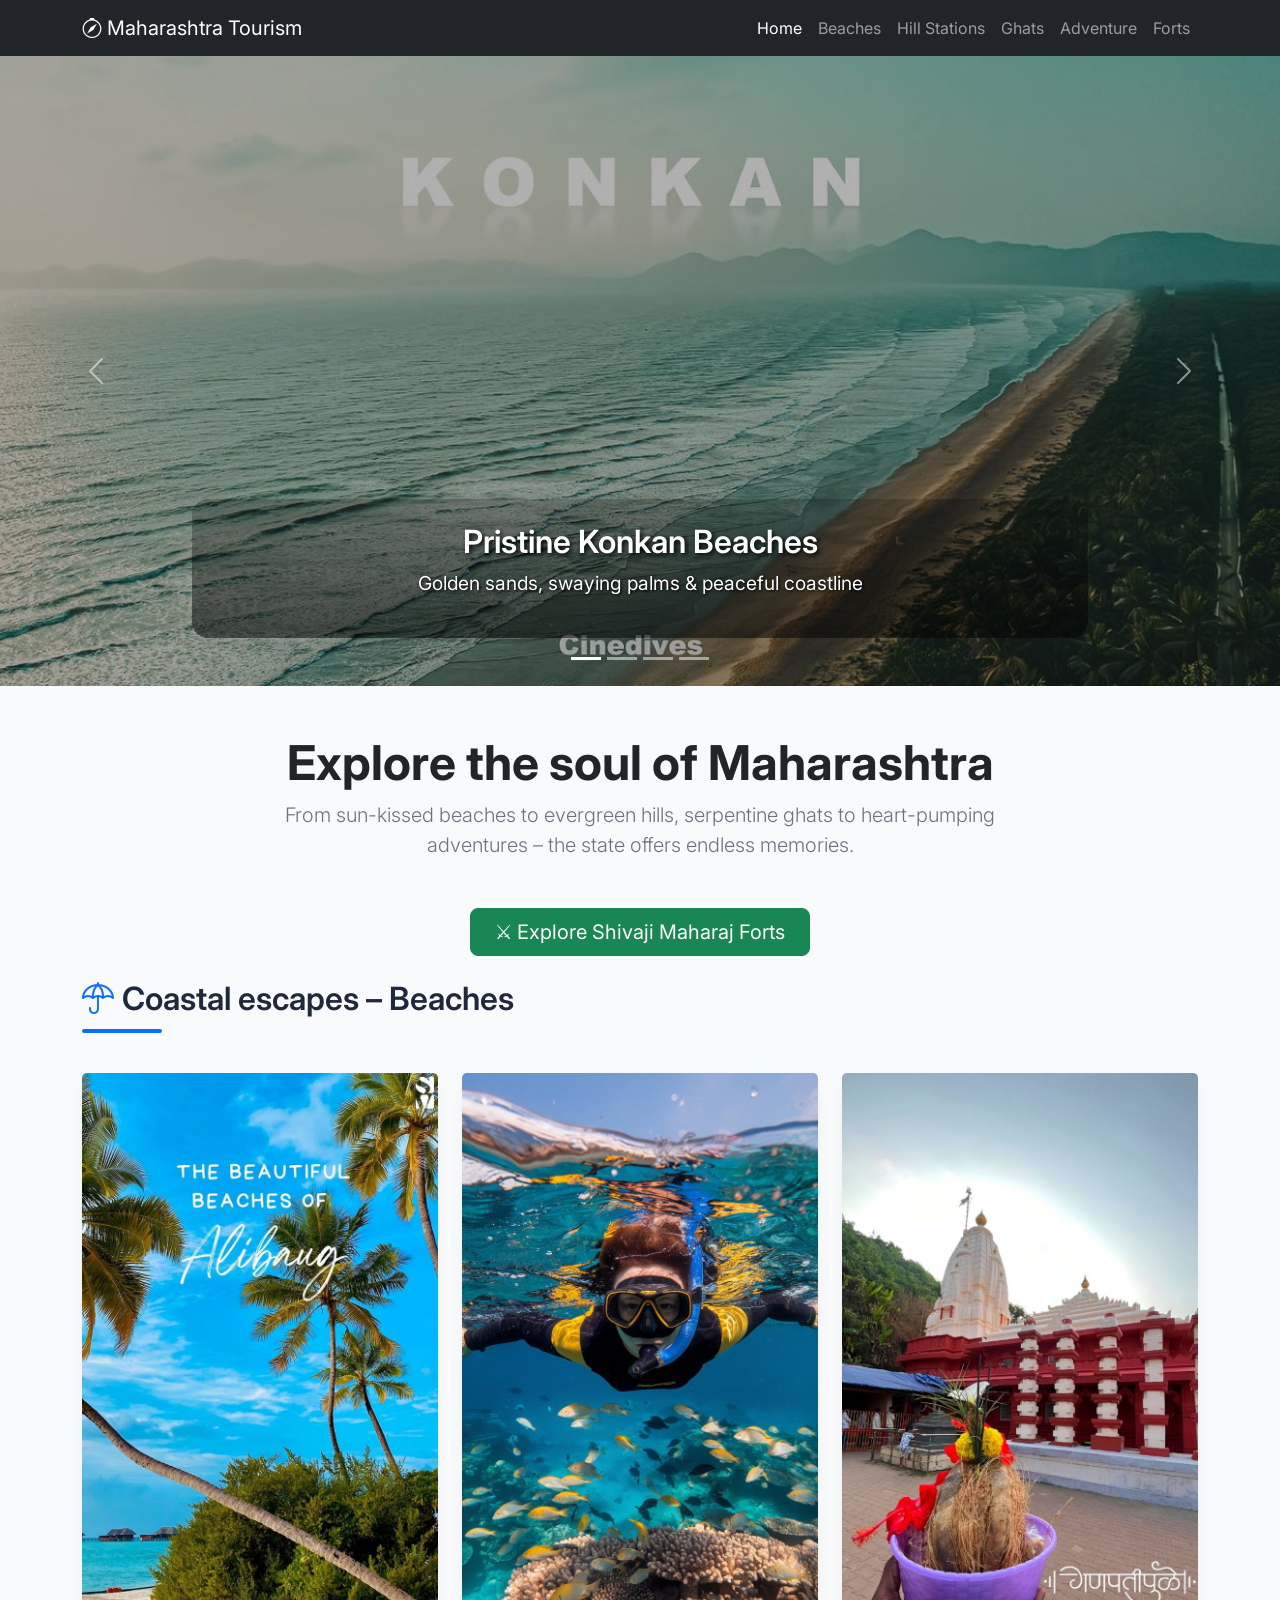
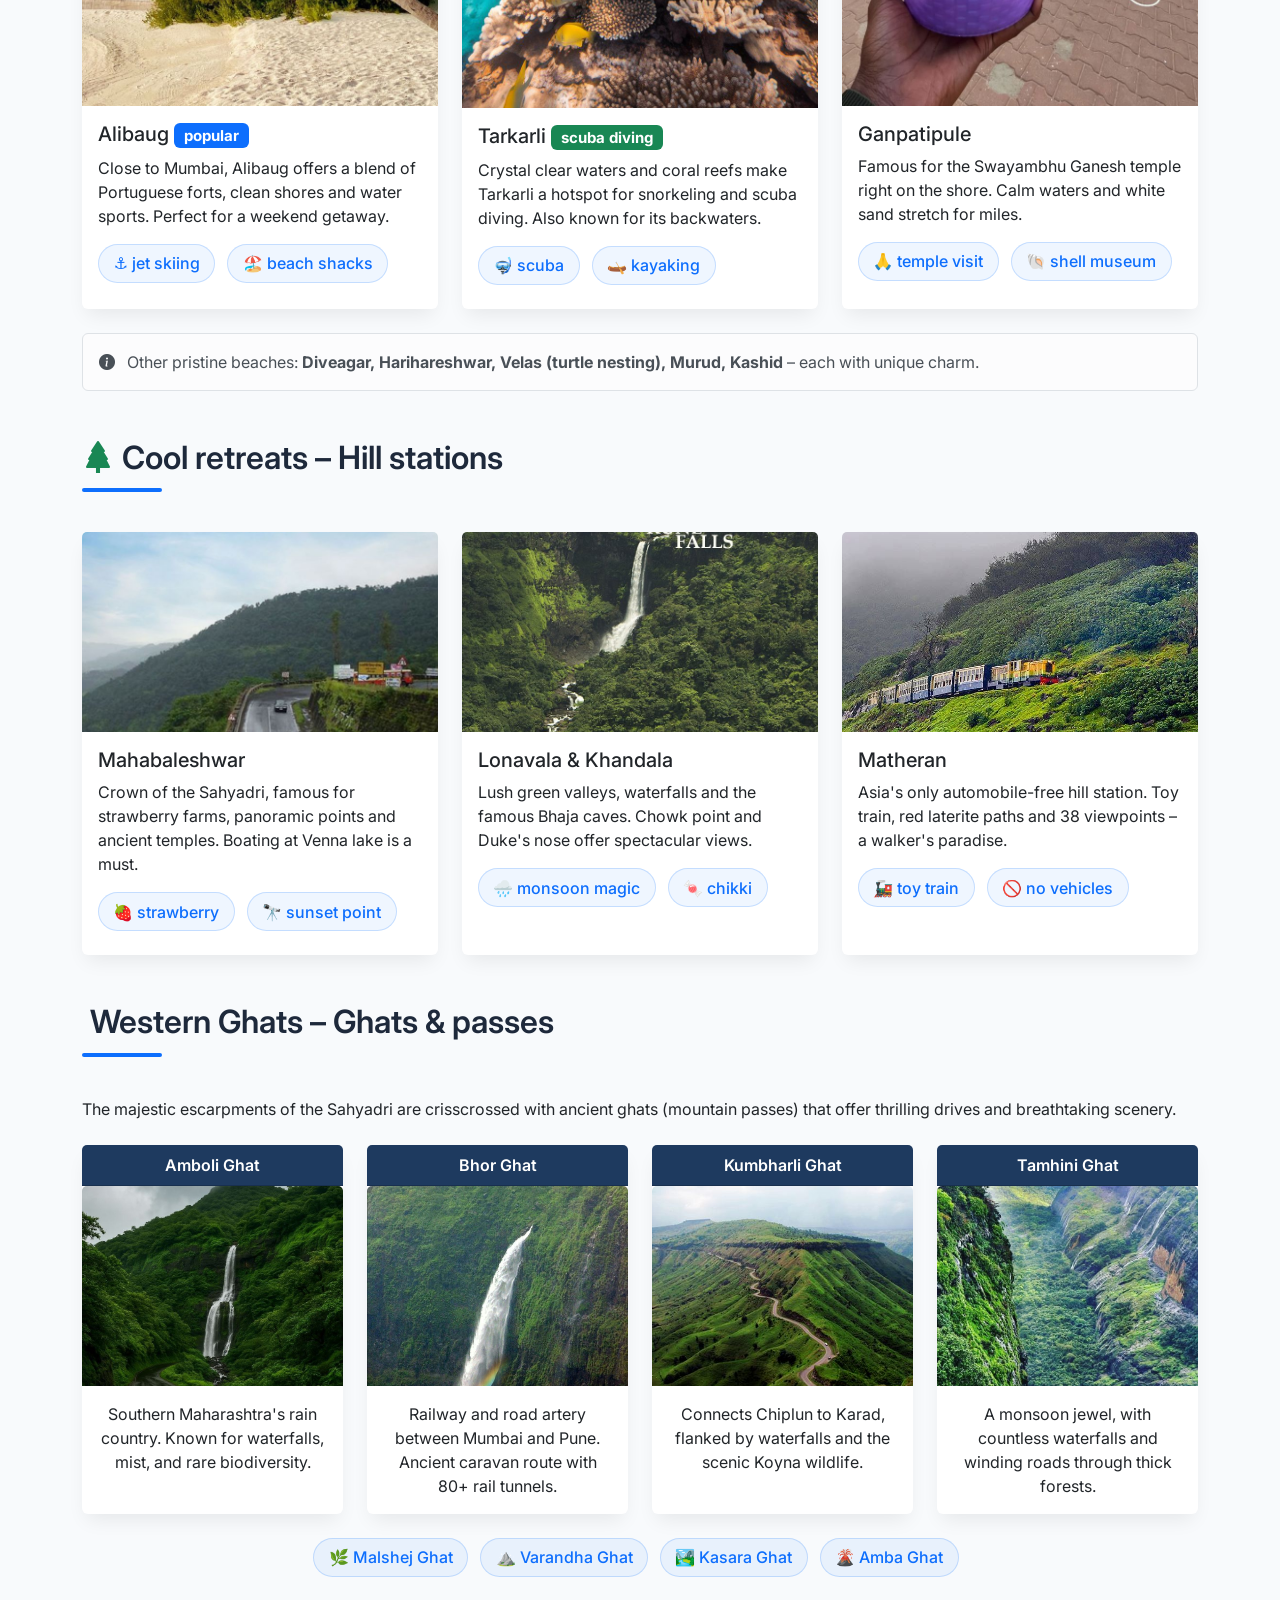
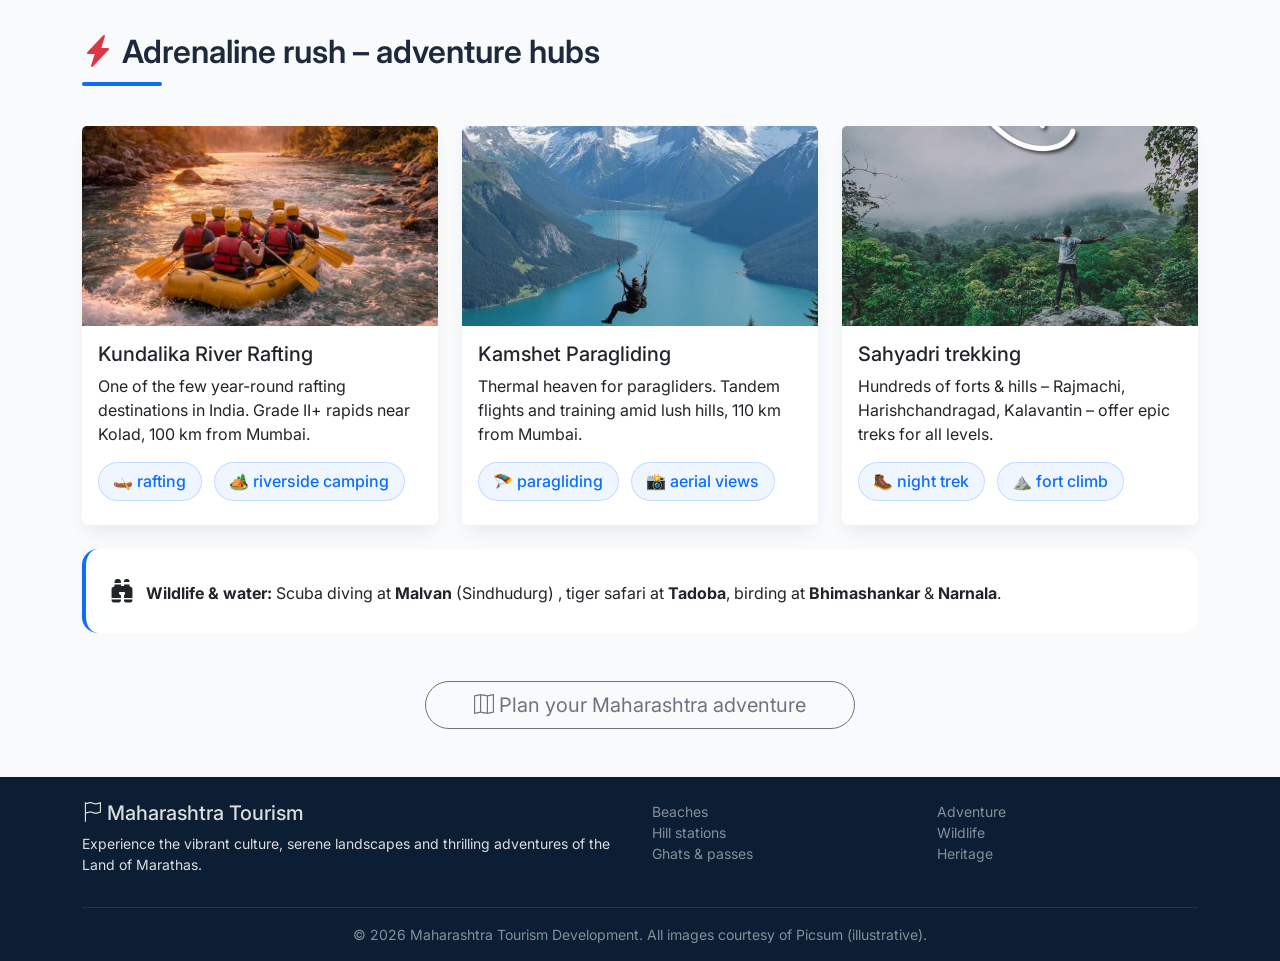
<file: explore.html>
<!DOCTYPE html>
<html lang="en">
<head>
    <meta charset="UTF-8">
    <meta name="viewport" content="width=device-width, initial-scale=1.0">
    <title>Explore Maharashtra | Beaches · Hills · Ghats · Adventure</title>
    <!-- Bootstrap 5 CSS -->
    <link href="https://cdn.jsdelivr.net/npm/bootstrap@5.3.2/dist/css/bootstrap.min.css" rel="stylesheet">
    <!-- Google Font for subtle elegance -->
    <link href="https://fonts.googleapis.com/css2?family=Inter:opsz@14..32&display=swap" rel="stylesheet">
    <!-- Bootstrap Icons (optional but adds flair) -->
    <link rel="stylesheet" href="https://cdn.jsdelivr.net/npm/bootstrap-icons@1.11.3/font/bootstrap-icons.min.css">
    <style>
        * {
            font-family: 'Inter', system-ui, -apple-system, sans-serif;
        }
        body {
            background-color: #f8fafc;
        }
        .carousel-item img {
            height: 70vh;
            object-fit: cover;
            filter: brightness(0.75);
        }
        .carousel-caption {
            background: linear-gradient(0deg, rgba(0,0,0,0.5) 0%, rgba(0,0,0,0.2) 100%);
            border-radius: 1rem;
            padding: 1.5rem 2rem;
            bottom: 3rem;
        }
        .carousel-caption h2 {
            font-weight: 600;
            text-shadow: 2px 2px 5px #000;
        }
        .carousel-caption p {
            font-size: 1.2rem;
            text-shadow: 1px 1px 3px #000;
        }
        .section-title {
            position: relative;
            font-weight: 600;
            margin-bottom: 2.5rem;
            color: #1e293b;
        }
        .section-title:after {
            content: '';
            display: block;
            width: 80px;
            height: 4px;
            background: #0d6efd;
            margin: 0.7rem 0 0;
            border-radius: 2px;
        }
        .card {
            border: none;
            transition: transform 0.2s ease, box-shadow 0.2s ease;
            box-shadow: 0 10px 20px -5px rgba(0,0,0,0.08);
        }
        .card:hover {
            transform: translateY(-6px);
            box-shadow: 0 25px 30px -12px rgba(0,40,100,0.25);
        }
        .card-img-top {
            height: 200px;
            object-fit: cover;
            background-color: #cbd5e1;
        }
        .badge-activity {
            background-color: #0d6efd10;
            color: #0d6efd;
            border: 1px solid #0d6efd30;
            font-weight: 500;
            padding: 0.4rem 0.9rem;
            border-radius: 30px;
            margin-right: 0.5rem;
            margin-bottom: 0.5rem;
            display: inline-block;
        }
        .ghat-card .card-header {
            background-color: #1e3a5f;
            color: white;
            font-weight: 600;
        }
        .footer {
            background-color: #0b1e33;
            color: #ddd;
        }
    </style>
</head>
<body>

<!-- ================= NAVBAR (light, modern) ================= -->
<nav class="navbar navbar-expand-lg navbar-dark bg-dark sticky-top">
    <div class="container">
        <a class="navbar-brand" href="index.html">
            <i class="bi bi-compass"></i> Maharashtra Tourism
        </a>
        <button class="navbar-toggler" type="button" data-bs-toggle="collapse" data-bs-target="#navbarMain" 
                aria-controls="navbarMain" aria-expanded="false" aria-label="Toggle navigation">
            <span class="navbar-toggler-icon"></span>
        </button>
        <div class="collapse navbar-collapse" id="navbarMain">
            <ul class="navbar-nav ms-auto mb-2 mb-lg-0">
                <li class="nav-item"><a class="nav-link active" href="#">Home</a></li>
                <li class="nav-item"><a class="nav-link" href="#beaches">Beaches</a></li>
                <li class="nav-item"><a class="nav-link" href="#hillstations">Hill Stations</a></li>
                <li class="nav-item"><a class="nav-link" href="#ghats">Ghats</a></li>
                <li class="nav-item"><a class="nav-link" href="#adventure">Adventure</a></li>
                <li class="nav-item">
    <a class="nav-link" href="forts.html">Forts</a>
</li>
            </ul>
        </div>
    </div>
</nav>

<!-- ================ SCROLLING IMAGES CAROUSEL (HEAD SECTION) ================ -->
<div id="heroCarousel" class="carousel slide carousel-fade" data-bs-ride="carousel">
    <div class="carousel-indicators">
        <button type="button" data-bs-target="#heroCarousel" data-bs-slide-to="0" class="active" aria-current="true" aria-label="Slide 1"></button>
        <button type="button" data-bs-target="#heroCarousel" data-bs-slide-to="1" aria-label="Slide 2"></button>
        <button type="button" data-bs-target="#heroCarousel" data-bs-slide-to="2" aria-label="Slide 3"></button>
        <button type="button" data-bs-target="#heroCarousel" data-bs-slide-to="3" aria-label="Slide 4"></button>
    </div>
    <div class="carousel-inner">
        <div class="carousel-item active">
            <img src="konkan.jpg" class="d-block w-100" alt="Konkan beach">
            <div class="carousel-caption d-none d-md-block">
                <h2>Pristine Konkan Beaches</h2>
                <p>Golden sands, swaying palms & peaceful coastline</p>
            </div>
        </div>
        <div class="carousel-item">
            <img src="lonvala.jpg" class="d-block w-100" alt="Mahabaleshwar hills">
            <div class="carousel-caption d-none d-md-block">
                <h2>Misty Hill Stations</h2>
                <p>Mahabaleshwar, Lonavala, Matheran – eternal favourites</p>
            </div>
        </div>
        <div class="carousel-item">
            <img src="westernaghates.jpg" class="d-block w-100" alt="Western Ghats">
            <div class="carousel-caption d-none d-md-block">
                <h2>Majestic Western Ghats</h2>
                <p>UNESCO heritage, lush valleys & thrilling ghats</p>
            </div>
        </div>
        <div class="carousel-item">
            <img src="advantuer.jpg" class="d-block w-100" alt="Adventure sports">
            <div class="carousel-caption d-none d-md-block">
                <h2>Adventure Playground</h2>
                <p>Trekking, paragliding, river rafting & more</p>
            </div>
        </div>
    </div>
    <button class="carousel-control-prev" type="button" data-bs-target="#heroCarousel" data-bs-slide="prev">
        <span class="carousel-control-prev-icon" aria-hidden="true"></span>
        <span class="visually-hidden">Previous</span>
    </button>
    <button class="carousel-control-next" type="button" data-bs-target="#heroCarousel" data-bs-slide="next">
        <span class="carousel-control-next-icon" aria-hidden="true"></span>
        <span class="visually-hidden">Next</span>
    </button>
</div>

<!-- ================= MAIN CONTENT ================= -->
<main class="container my-5">

    <!-- Introduction / tagline -->
    <div class="text-center mb-5">
        <h1 class="display-5 fw-bold text-dark">Explore the soul of Maharashtra</h1>
        <p class="lead text-secondary col-lg-8 mx-auto">From sun-kissed beaches to evergreen hills, serpentine ghats to heart-pumping adventures – the state offers endless memories.</p>
    </div>
    <div class="text-center my-4">
    <a href="forts.html" class="btn btn-success btn-lg px-4">
        ⚔️ Explore Shivaji Maharaj Forts
    </a>
</div>

    <!-- ========== BEACHES SECTION ========== -->
    <section id="beaches" class="mb-5">
        <h2 class="section-title"><i class="bi bi-umbrella text-primary me-2"></i>Coastal escapes – Beaches</h2>
        <div class="row g-4">
            <div class="col-md-4">
                <div class="card h-100">
                    <img src="alibug.jpg" class="card-img-top" alt="Alibaug beach" style="height: fit-content;">
                    <div class="card-body">
                        <h5 class="card-title">Alibaug <span class="badge bg-primary">popular</span></h5>
                        <p class="card-text">Close to Mumbai, Alibaug offers a blend of Portuguese forts, clean shores and water sports. Perfect for a weekend getaway.</p>
                        <span class="badge-activity">⚓ jet skiing</span> <span class="badge-activity">🏖️ beach shacks</span>
                    </div>
                </div>
            </div>
            <div class="col-md-4">
                <div class="card h-100">
                    <img src="scuba.jpg" class="card-img-top" alt="Tarkarli beach" style="height: fit-content;">
                    <div class="card-body">
                        <h5 class="card-title">Tarkarli <span class="badge bg-success">scuba diving</span></h5>
                        <p class="card-text">Crystal clear waters and coral reefs make Tarkarli a hotspot for snorkeling and scuba diving. Also known for its backwaters.</p>
                        <span class="badge-activity">🤿 scuba</span> <span class="badge-activity">🛶 kayaking</span>
                    </div>
                </div>
            </div>
            <div class="col-md-4">
                <div class="card h-100">
                    <img src="ganapathipulai.jpg" class="card-img-top" alt="Ganpatipule beach" style="height: fit-content;">
                    <div class="card-body">
                        <h5 class="card-title">Ganpatipule</h5>
                        <p class="card-text">Famous for the Swayambhu Ganesh temple right on the shore. Calm waters and white sand stretch for miles.</p>
                        <span class="badge-activity">🙏 temple visit</span> <span class="badge-activity">🐚 shell museum</span>
                    </div>
                </div>
            </div>
        </div>
        <!-- extra beach note -->
        <div class="alert alert-light border mt-4">
            <i class="bi bi-info-circle-fill me-2"></i> Other pristine beaches: <strong>Diveagar, Harihareshwar, Velas (turtle nesting), Murud, Kashid</strong> – each with unique charm.
        </div>
    </section>

    <!-- ========== HILL STATIONS SECTION ========== -->
    <section id="hillstations" class="mb-5">
        <h2 class="section-title"><i class="bi bi-tree-fill text-success me-2"></i>Cool retreats – Hill stations</h2>
        <div class="row g-4">
            <div class="col-md-4">
                <div class="card h-100">
                    <img src="mahablaswarexplore.jpg" class="card-img-top" alt="Mahabaleshwar">
                    <div class="card-body">
                        <h5 class="card-title">Mahabaleshwar</h5>
                        <p class="card-text">Crown of the Sahyadri, famous for strawberry farms, panoramic points and ancient temples. Boating at Venna lake is a must.</p>
                        <span class="badge-activity">🍓 strawberry</span> <span class="badge-activity">🔭 sunset point</span>
                    </div>
                </div>
            </div>
            <div class="col-md-4">
                <div class="card h-100">
                    <img src="lonvalaexplore.jpg" class="card-img-top" alt="Lonavala">
                    <div class="card-body">
                        <h5 class="card-title">Lonavala & Khandala</h5>
                        <p class="card-text">Lush green valleys, waterfalls and the famous Bhaja caves. Chowk point and Duke's nose offer spectacular views.</p>
                        <span class="badge-activity">🌧️ monsoon magic</span> <span class="badge-activity">🍬 chikki</span>
                    </div>
                </div>
            </div>
            <div class="col-md-4">
                <div class="card h-100">
                    <img src="manthera.jpg" class="card-img-top" alt="Matheran">
                    <div class="card-body">
                        <h5 class="card-title">Matheran</h5>
                        <p class="card-text">Asia's only automobile-free hill station. Toy train, red laterite paths and 38 viewpoints – a walker's paradise.</p>
                        <span class="badge-activity">🚂 toy train</span> <span class="badge-activity">🚫 no vehicles</span>
                    </div>
                </div>
            </div>
        </div>
    </section>

    <!-- ========== GHATS (WESTERN GHATS & PASSES) ========== -->
    <section id="ghats" class="mb-5">
        <h2 class="section-title"><i class="bi bi-mountain text-warning me-2"></i>Western Ghats – Ghats & passes</h2>
        <p class="mb-4">The majestic escarpments of the Sahyadri are crisscrossed with ancient ghats (mountain passes) that offer thrilling drives and breathtaking scenery.</p>
        <div class="row g-4">
            <div class="col-md-3 col-6">
                <div class="card ghat-card text-center h-100">
                    <div class="card-header">Amboli Ghat</div>
                    <img src="amboli.jpg" class="card-img-top" alt="Amboli">
                    <div class="card-body">
                        <p class="card-text">Southern Maharashtra's rain country. Known for waterfalls, mist, and rare biodiversity.</p>
                    </div>
                </div>
            </div>
            <div class="col-md-3 col-6">
                <div class="card ghat-card text-center h-100">
                    <div class="card-header">Bhor Ghat</div>
                    <img src="bhaour.jpg" class="card-img-top" alt="Bhor Ghat">
                    <div class="card-body">
                        <p class="card-text">Railway and road artery between Mumbai and Pune. Ancient caravan route with 80+ rail tunnels.</p>
                    </div>
                </div>
            </div>
            <div class="col-md-3 col-6">
                <div class="card ghat-card text-center h-100">
                    <div class="card-header">Kumbharli Ghat</div>
                    <img src="kumbarli.jpg" class="card-img-top" alt="Kumbharli Ghat">
                    <div class="card-body">
                        <p class="card-text">Connects Chiplun to Karad, flanked by waterfalls and the scenic Koyna wildlife.</p>
                    </div>
                </div>
            </div>
            <div class="col-md-3 col-6">
                <div class="card ghat-card text-center h-100">
                    <div class="card-header">Tamhini Ghat</div>
                    <img src="thamini.jpg" class="card-img-top" alt="Tamhini Ghat">
                    <div class="card-body">
                        <p class="card-text">A monsoon jewel, with countless waterfalls and winding roads through thick forests.</p>
                    </div>
                </div>
            </div>
        </div>
        <div class="mt-4 text-center">
            <span class="badge-activity">🌿 Malshej Ghat</span>
            <span class="badge-activity">⛰️ Varandha Ghat</span>
            <span class="badge-activity">🏞️ Kasara Ghat</span>
            <span class="badge-activity">🌋 Amba Ghat</span>
        </div>
    </section>

    <!-- ========== ADVENTURE PLACES ========== -->
    <section id="adventure" class="mb-5">
        <h2 class="section-title"><i class="bi bi-lightning-charge-fill text-danger me-2"></i>Adrenaline rush – adventure hubs</h2>
        <div class="row g-4">
            <div class="col-md-4">
                <div class="card h-100">
                    <img src="rivr rafting.jpg" class="card-img-top" alt="Kundalika rafting">
                    <div class="card-body">
                        <h5 class="card-title">Kundalika River Rafting</h5>
                        <p class="card-text">One of the few year-round rafting destinations in India. Grade II+ rapids near Kolad, 100 km from Mumbai.</p>
                        <span class="badge-activity">🛶 rafting</span> <span class="badge-activity">🏕️ riverside camping</span>
                    </div>
                </div>
            </div>
            <div class="col-md-4">
                <div class="card h-100">
                    <img src="paraglading.png" class="card-img-top" alt="Kamshet paragliding">
                    <div class="card-body">
                        <h5 class="card-title">Kamshet Paragliding</h5>
                        <p class="card-text">Thermal heaven for paragliders. Tandem flights and training amid lush hills, 110 km from Mumbai.</p>
                        <span class="badge-activity">🪂 paragliding</span> <span class="badge-activity">📸 aerial views</span>
                    </div>
                </div>
            </div>
            <div class="col-md-4">
                <div class="card h-100">
                    <img src="shayadri.jpg" class="card-img-top" alt="Visapur trekking">
                    <div class="card-body">
                        <h5 class="card-title">Sahyadri trekking</h5>
                        <p class="card-text">Hundreds of forts & hills – Rajmachi, Harishchandragad, Kalavantin – offer epic treks for all levels.</p>
                        <span class="badge-activity">🥾 night trek</span> <span class="badge-activity">⛰️ fort climb</span>
                    </div>
                </div>
            </div>
        </div>
        <!-- extra adventure highlights -->
        <div class="row mt-4">
            <div class="col-12">
                <div class="p-4 bg-white rounded-4 border-start border-4 border-primary">
                    <i class="bi bi-binoculars-fill me-2 fs-4"></i> <strong>Wildlife & water:</strong> Scuba diving at <strong>Malvan</strong> (Sindhudurg) , tiger safari at <strong>Tadoba</strong>, birding at <strong>Bhimashankar</strong> & <strong>Narnala</strong>.
                </div>
            </div>
        </div>
    </section>

    <!-- extra call to action / explore button (optional) -->
    <div class="d-flex justify-content-center mt-5">
        <a href="#" class="btn btn-outline-secondary btn-lg px-5 rounded-pill">
            <i class="bi bi-map"></i> Plan your Maharashtra adventure
        </a>
    </div>
</main>

<!-- ================= FOOTER ================= -->
<footer class="footer pt-4 pb-3 mt-5">
    <div class="container text-center text-md-start">
        <div class="row">
            <div class="col-md-6">
                <h5><i class="bi bi-flag"></i> Maharashtra Tourism</h5>
                <p class="small">Experience the vibrant culture, serene landscapes and thrilling adventures of the Land of Marathas.</p>
            </div>
            <div class="col-md-3">
                <ul class="list-unstyled small">
                    <li><a href="#" class="text-white-50 text-decoration-none">Beaches</a></li>
                    <li><a href="#" class="text-white-50 text-decoration-none">Hill stations</a></li>
                    <li><a href="#" class="text-white-50 text-decoration-none">Ghats & passes</a></li>
                </ul>
            </div>
            <div class="col-md-3">
                <ul class="list-unstyled small">
                    <li><a href="#" class="text-white-50 text-decoration-none">Adventure</a></li>
                    <li><a href="#" class="text-white-50 text-decoration-none">Wildlife</a></li>
                    <li><a href="#" class="text-white-50 text-decoration-none">Heritage</a></li>
                </ul>
            </div>
        </div>
        <hr class="border-secondary">
        <p class="text-center text-white-50 small mb-0">© 2026 Maharashtra Tourism Development. All images courtesy of Picsum (illustrative).</p>
    </div>
</footer>

<!-- Bootstrap JS (for carousel, toggles) -->
<script src="https://cdn.jsdelivr.net/npm/bootstrap@5.3.2/dist/js/bootstrap.bundle.min.js"></script>
<!-- Auto carousel speed optional -->
<script>
    document.addEventListener('DOMContentLoaded', function() {
        var carousel = new bootstrap.Carousel(document.getElementById('heroCarousel'), {
            interval: 4000,
            wrap: true
        });
    });
</script>
</body>
</html>
</file>
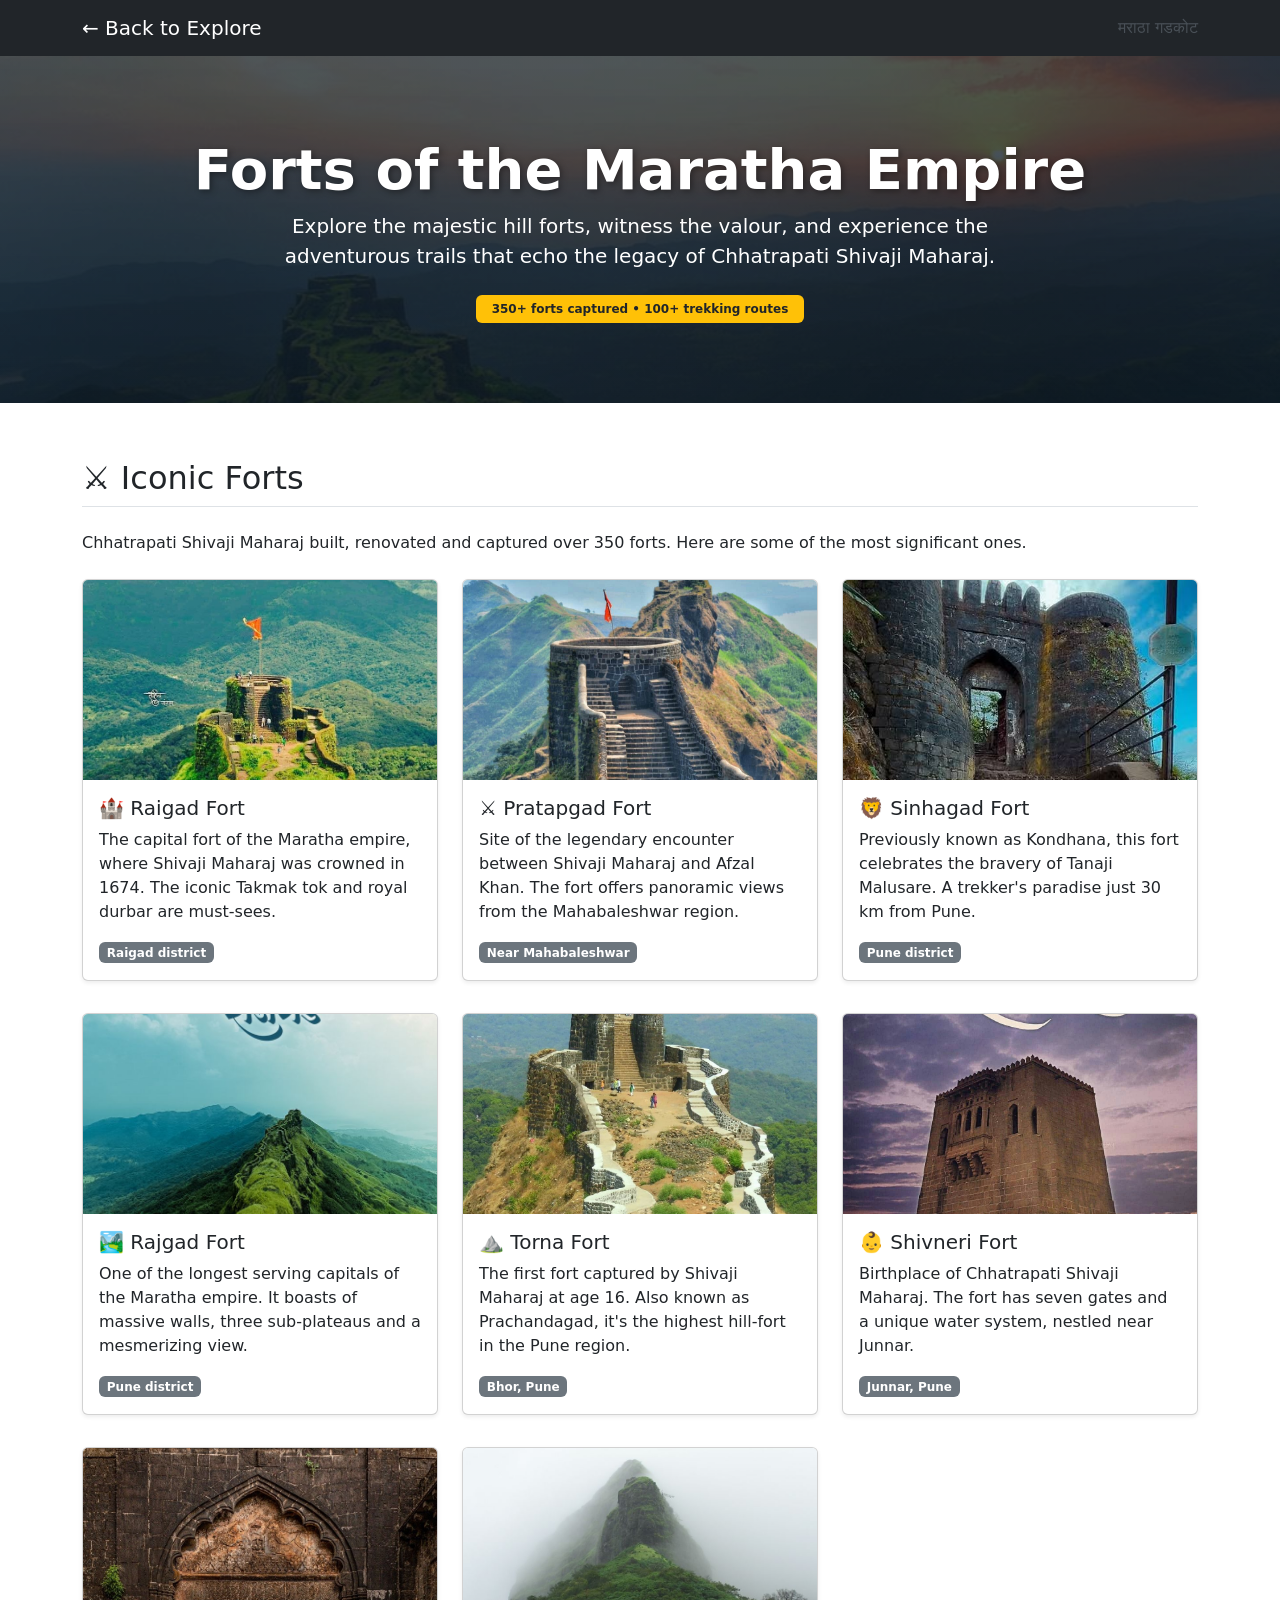
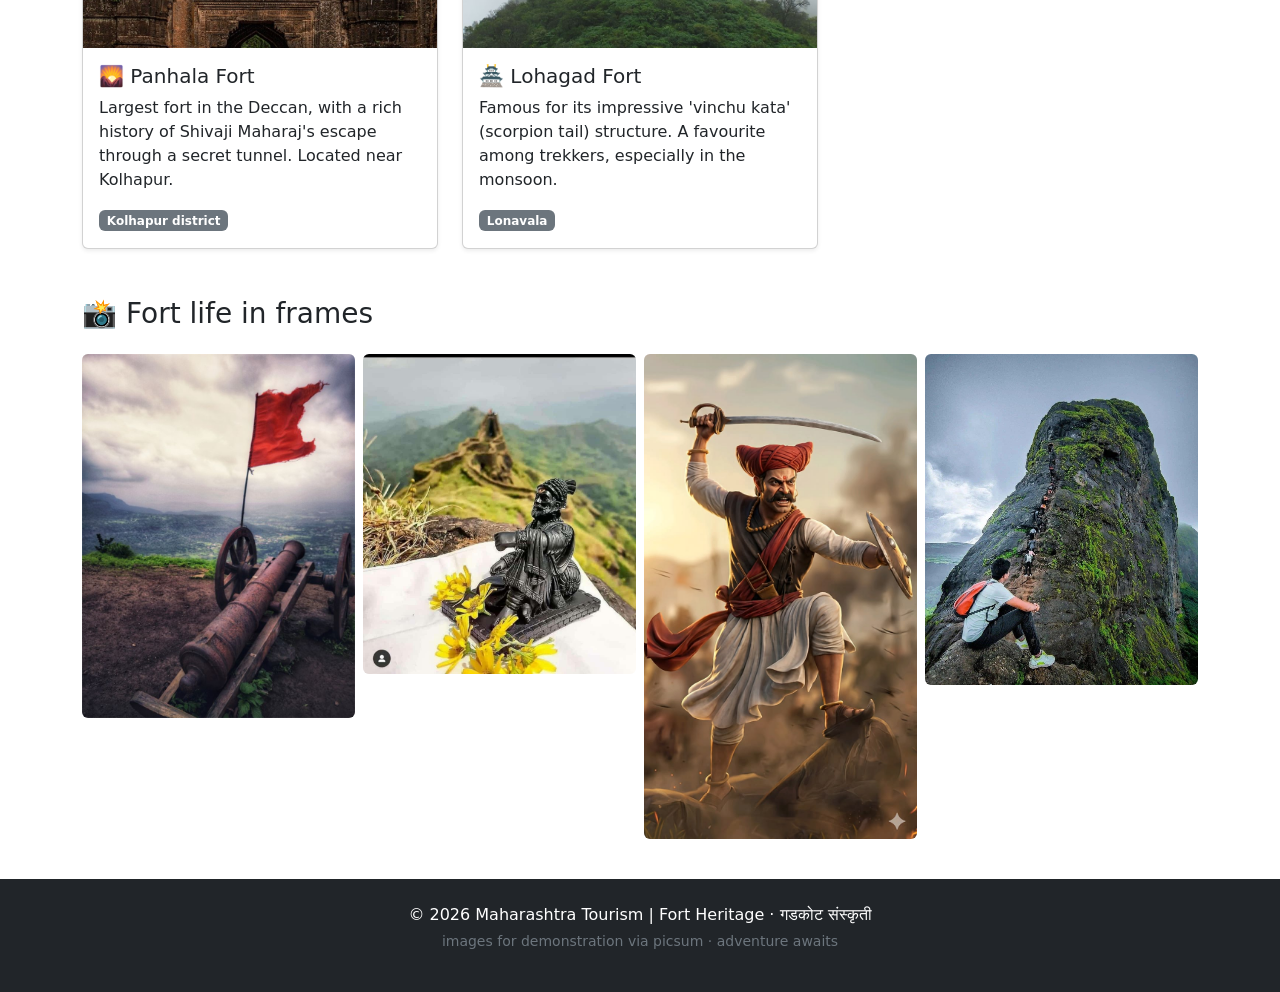
<file: forts.html>
<!DOCTYPE html>
<html lang="en">
<head>
    <meta charset="UTF-8">
    <meta name="viewport" content="width=device-width, initial-scale=1.0">
    <title>Shivaji Maharaj · Forts & Adventures</title>
    <!-- Bootstrap CSS -->
    <link href="https://cdn.jsdelivr.net/npm/bootstrap@5.3.2/dist/css/bootstrap.min.css" rel="stylesheet">
    <!-- tiny style for uniform card images -->
    <style>
        .card-img-top {
            height: 200px;
            object-fit: cover;
            background-color: #ced4da; /* fallback while loading */
        }
        .hero-section {
            background: linear-gradient(rgba(20, 30, 40, 0.75), rgba(10, 20, 30, 0.8)), 
                        url('FortBackground.jpg') center/cover no-repeat;
            color: white;
            padding: 5rem 0;
            margin-bottom: 2rem;
        }
        .hero-section h1 {
            font-weight: 600;
            text-shadow: 2px 2px 6px #00000060;
        }
        .badge-adventure {
            background-color: #d63384;
            color: white;
            font-size: 0.8rem;
            margin-right: 0.5rem;
        }
    </style>
</head>
<body>

<!-- ================= NAVBAR (updated link stays) ================= -->
<nav class="navbar navbar-dark bg-dark">
  <div class="container">
    <a class="navbar-brand" href="explore.html">← Back to Explore</a>
    <span class="navbar-text text-light-emphasis">मराठा गडकोट</span>
  </div>
</nav>

<!-- ================= HERO SECTION (new) ================= -->
<div class="hero-section text-center">
    <div class="container">
        <h1 class="display-4">Forts of the Maratha Empire</h1>
        <p class="lead col-lg-8 mx-auto">Explore the majestic hill forts, witness the valour, and experience the adventurous trails that echo the legacy of Chhatrapati Shivaji Maharaj.</p>
        <span class="badge bg-warning text-dark px-3 py-2 mt-2">350+ forts captured • 100+ trekking routes</span>
    </div>
</div>

<!-- ================= MAIN FORTS SECTION ================= -->
<section class="py-4">
  <div class="container">

    <h2 class="mb-4 border-bottom pb-2">⚔️ Iconic Forts</h2>
    <p class="mb-4">Chhatrapati Shivaji Maharaj built, renovated and captured over 350 forts. Here are some of the most significant ones.</p>

    <!-- first row (existing 3 forts with updated placeholder images & descriptions) -->
    <div class="row g-4">
      <!-- Raigad Fort -->
      <div class="col-md-4">
        <div class="card h-100 shadow-sm">
          <img src="raigad.jpg" class="card-img-top" alt="Raigad fort">
          <div class="card-body">
            <h5 class="card-title">🏰 Raigad Fort</h5>
            <p class="card-text">The capital fort of the Maratha empire, where Shivaji Maharaj was crowned in 1674. The iconic Takmak tok and royal durbar are must-sees.</p>
            <span class="badge bg-secondary">Raigad district</span>
          </div>
        </div>
      </div>

      <!-- Pratapgad Fort -->
      <div class="col-md-4">
        <div class="card h-100 shadow-sm">
          <img src="pratabgard.jpg" class="card-img-top" alt="Pratapgad fort">
          <div class="card-body">
            <h5 class="card-title">⚔️ Pratapgad Fort</h5>
            <p class="card-text">Site of the legendary encounter between Shivaji Maharaj and Afzal Khan. The fort offers panoramic views from the Mahabaleshwar region.</p>
            <span class="badge bg-secondary">Near Mahabaleshwar</span>
          </div>
        </div>
      </div>

      <!-- Sinhagad Fort -->
      <div class="col-md-4">
        <div class="card h-100 shadow-sm">
          <img src="singhad.jpg" class="card-img-top" alt="Sinhagad fort">
          <div class="card-body">
            <h5 class="card-title">🦁 Sinhagad Fort</h5>
            <p class="card-text">Previously known as Kondhana, this fort celebrates the bravery of Tanaji Malusare. A trekker's paradise just 30 km from Pune.</p>
            <span class="badge bg-secondary">Pune district</span>
          </div>
        </div>
      </div>
    </div> <!-- end first row -->

    <!-- second row – MORE FORTS (new) -->
    <div class="row g-4 mt-2">
      <!-- Rajgad Fort -->
      <div class="col-md-4">
        <div class="card h-100 shadow-sm">
          <img src="rajgad.jpg" class="card-img-top" alt="Rajgad fort">
          <div class="card-body">
            <h5 class="card-title">🏞️ Rajgad Fort</h5>
            <p class="card-text">One of the longest serving capitals of the Maratha empire. It boasts of massive walls, three sub-plateaus and a mesmerizing view.</p>
            <span class="badge bg-secondary">Pune district</span>
          </div>
        </div>
      </div>

      <!-- Torna Fort -->
      <div class="col-md-4">
        <div class="card h-100 shadow-sm">
          <img src="torna.jpg" class="card-img-top" alt="Torna fort">
          <div class="card-body">
            <h5 class="card-title">⛰️ Torna Fort</h5>
            <p class="card-text">The first fort captured by Shivaji Maharaj at age 16. Also known as Prachandagad, it's the highest hill-fort in the Pune region.</p>
            <span class="badge bg-secondary">Bhor, Pune</span>
          </div>
        </div>
      </div>

      <!-- Shivneri Fort -->
      <div class="col-md-4">
        <div class="card h-100 shadow-sm">
          <img src="shivnaari.jpg" class="card-img-top" alt="Shivneri fort">
          <div class="card-body">
            <h5 class="card-title">👶 Shivneri Fort</h5>
            <p class="card-text">Birthplace of Chhatrapati Shivaji Maharaj. The fort has seven gates and a unique water system, nestled near Junnar.</p>
            <span class="badge bg-secondary">Junnar, Pune</span>
          </div>
        </div>
      </div>
    </div> <!-- end second row -->

    <!-- third row – two more forts (Panhala & Lohagad) to enrich further -->
    <div class="row g-4 mt-2">
      <!-- Panhala Fort -->
      <div class="col-md-6 col-lg-4">
        <div class="card h-100 shadow-sm">
          <img src="panhala.jpg" class="card-img-top" alt="Panhala fort">
          <div class="card-body">
            <h5 class="card-title">🌄 Panhala Fort</h5>
            <p class="card-text">Largest fort in the Deccan, with a rich history of Shivaji Maharaj's escape through a secret tunnel. Located near Kolhapur.</p>
            <span class="badge bg-secondary">Kolhapur district</span>
          </div>
        </div>
      </div>
      <!-- Lohagad Fort -->
      <div class="col-md-6 col-lg-4">
        <div class="card h-100 shadow-sm">
          <img src="lohagad.jpg" class="card-img-top" alt="Lohagad fort">
          <div class="card-body">
            <h5 class="card-title">🏯 Lohagad Fort</h5>
            <p class="card-text">Famous for its impressive 'vinchu kata' (scorpion tail) structure. A favourite among trekkers, especially in the monsoon.</p>
            <span class="badge bg-secondary">Lonavala</span>
          </div>
        </div>
      </div>
      <!-- extra card : you could add another, but we'll use this column to show a "more forts" hint (optional) -->
      

  </div>
</section>

 <!-- ================= ADVENTURE ACTIVITIES SECTION (new) =================
<section class="py-5 bg-light">
  <div class="container">
    <h2 class="mb-3">🧗 Adventurous Fort Experiences</h2>
    <p class="mb-5">Beyond history, these forts offer thrilling activities for adventure seekers and nature lovers.</p>

    <div class="row g-4">
       Trekking card 
      <div class="col-md-4">
        <div class="card h-100 border-0 shadow">
          <img src="https://picsum.photos/400/220?random=10&seed=trekking" class="card-img-top rounded-top" alt="Trekking on fort hills">
          <div class="card-body">
            <span class="badge-adventure badge">⛰️ moderate to tough</span>
            <h5 class="card-title mt-2">Trekking & Hiking</h5>
            <p class="card-text">Conquer the Sahyadri ranges with treks to Rajgad, Torna, and Lohagad. Many forts offer spectacular sunrise views and monsoon greenery.</p>
            <a href="#" class="btn btn-outline-dark btn-sm">View treks</a>
          </div>
        </div>
      </div>
      <!-- Camping card 
      <div class="col-md-4">
        <div class="card h-100 border-0 shadow">
          <img src="https://picsum.photos/400/220?random=11&seed=camping" class="card-img-top rounded-top" alt="Camping near fort">
          <div class="card-body">
            <span class="badge-adventure badge">🏕️ overnight</span>
            <h5 class="card-title mt-2">Camping & Night Stay</h5>
            <p class="card-text">Several forts like Korigad, Visapur and Tikona allow night camping. Experience the clear skies and cool breeze with guided camps.</p>
            <a href="#" class="btn btn-outline-dark btn-sm">Explore camps</a>
          </div>
        </div>
      </div>
      <!-- Heritage tours card 
      <div class="col-md-4">
        <div class="card h-100 border-0 shadow">
          <img src="https://picsum.photos/400/220?random=12&seed=heritage" class="card-img-top rounded-top" alt="Historical tour">
          <div class="card-body">
            <span class="badge-adventure badge">📜 guided tours</span>
            <h5 class="card-title mt-2">Heritage & History Walks</h5>
            <p class="card-text">Join expert guides to uncover stories of battles, secret passages, and Maratha architecture at Raigad, Shivneri and Sinhagad.</p>
            <a href="#" class="btn btn-outline-dark btn-sm">Book a walk</a>
          </div>
        </div>
      </div>
    </div> -->

    <!-- bonus adventure row: water sports / forts near coast? optional -->
    <!-- <div class="row mt-4">
      <div class="col-12">
        <div class="p-4 bg-white rounded-3 shadow-sm d-flex flex-wrap align-items-center justify-content-between">
          <span class="fw-bold"><i class="bi bi-water" style="font-size:1.5rem; margin-right:8px;"></i> Water forts: </span>
          <span>🌀 Sindhudurg (scuba diving nearby) • 🌊 Vijaydurg • 🏝️ Padmadurg — coastal fortresses with water adventures.</span>
          <a href="#" class="btn btn-sm btn-primary">Explore coastal forts</a>
        </div>
      </div>
    </div> -->
  </div>
</section>

<!-- ================= QUICK GALLERY / EXTRA IMAGES ================= -->
<section class="py-4">
  <div class="container">
    <h3 class="fw-light">📸 Fort life in frames</h3>
    <div class="row g-2 mt-3">
      <div class="col-6 col-md-3"><img src="fortlife4.jpg" class="img-fluid rounded" alt="Fort view"></div>
      <div class="col-6 col-md-3"><img src="fortlife2.jpg" class="img-fluid rounded" alt="Sunset at fort"></div>
      <div class="col-6 col-md-3"><img src="fortlife3.jpg" class="img-fluid rounded" alt="Stone wall"></div>
      <div class="col-6 col-md-3"><img src="fortlife1.jpg" class="img-fluid rounded" alt="Trek path"></div>
    </div>
  </div>
</section>

<!-- ================= FOOTER ================= -->
<footer class="bg-dark text-white text-center py-4 mt-3">
  <div class="container">
    <p class="mb-1">© 2026 Maharashtra Tourism | Fort Heritage · गडकोट संस्कृती</p>
    <p class="small text-secondary">images for demonstration via picsum · adventure awaits</p>
  </div>
</footer>

<!-- Bootstrap JS (optional, only for potential components) -->
<script src="https://cdn.jsdelivr.net/npm/bootstrap@5.3.2/dist/js/bootstrap.bundle.min.js"></script>
<!-- optional icon link (for bi-water used above) -->
<link rel="stylesheet" href="https://cdn.jsdelivr.net/npm/bootstrap-icons@1.11.3/font/bootstrap-icons.min.css">
</body>
</html>
</file>
